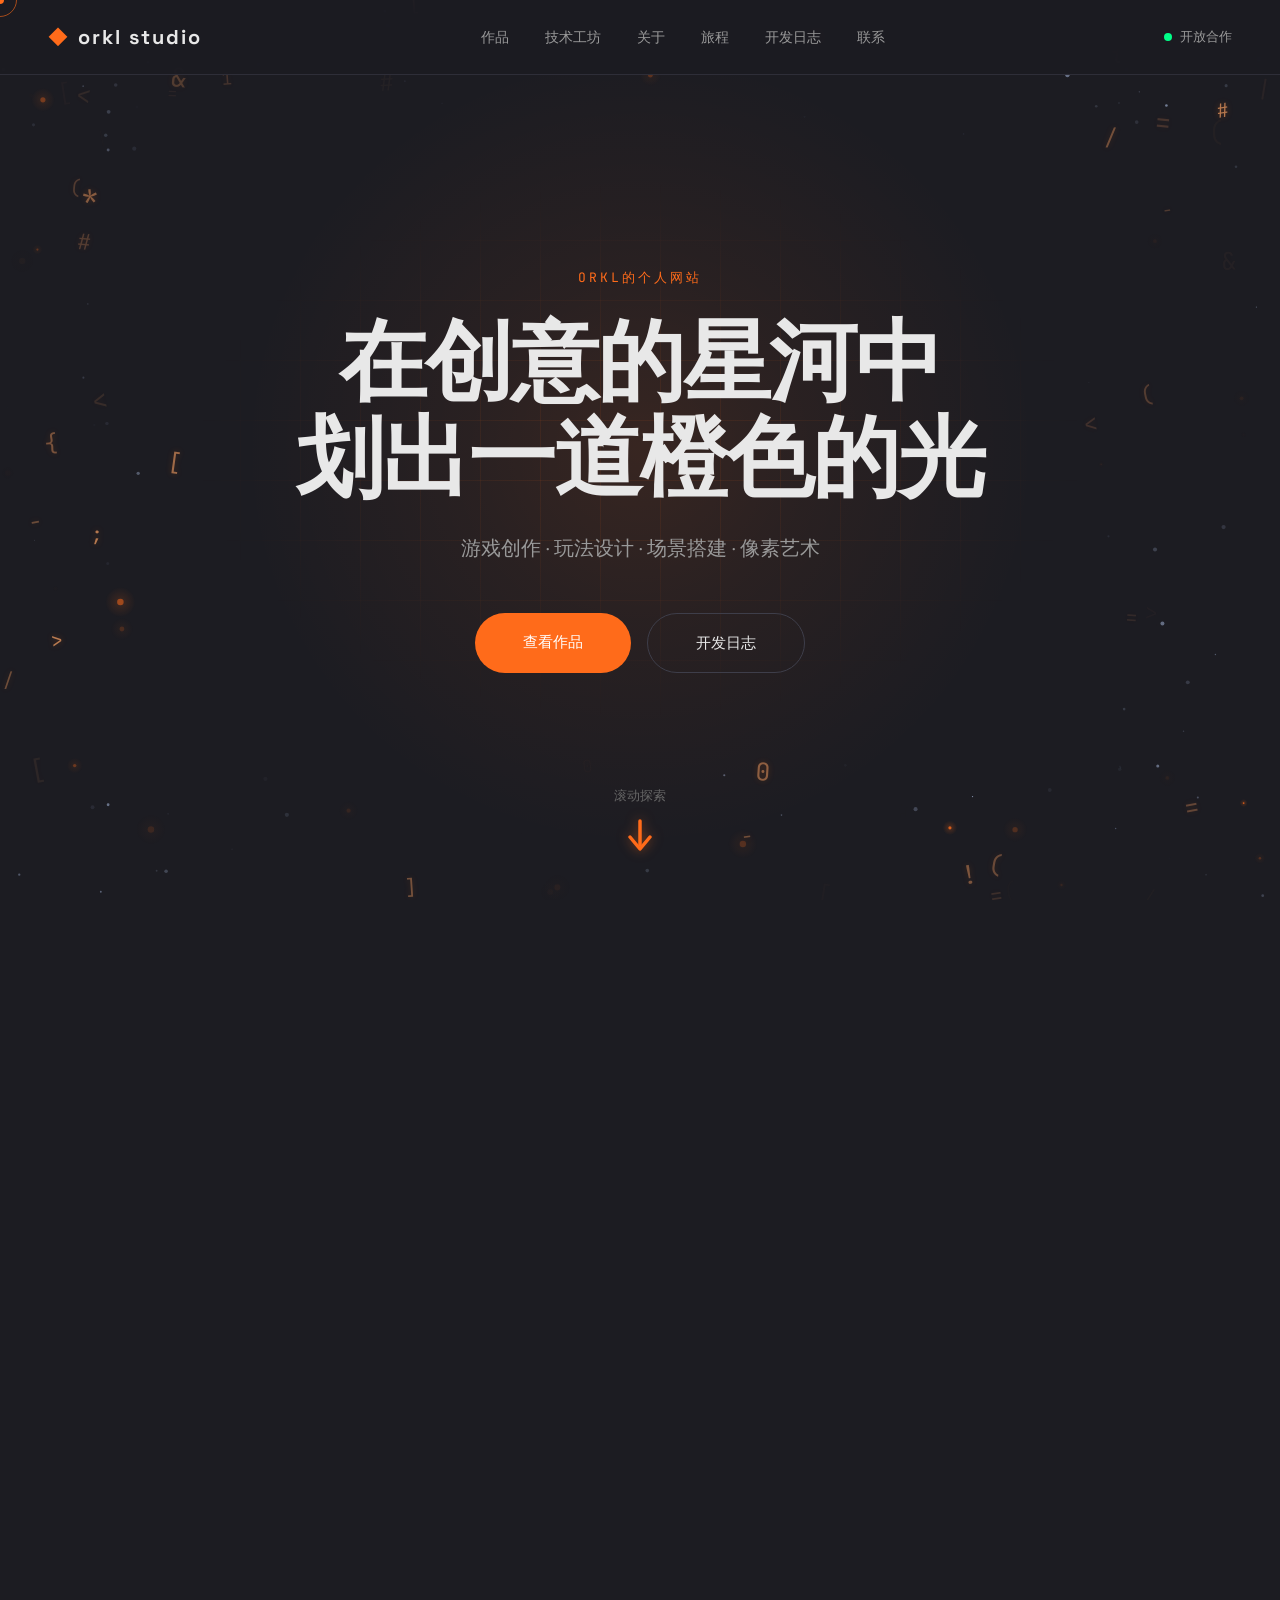
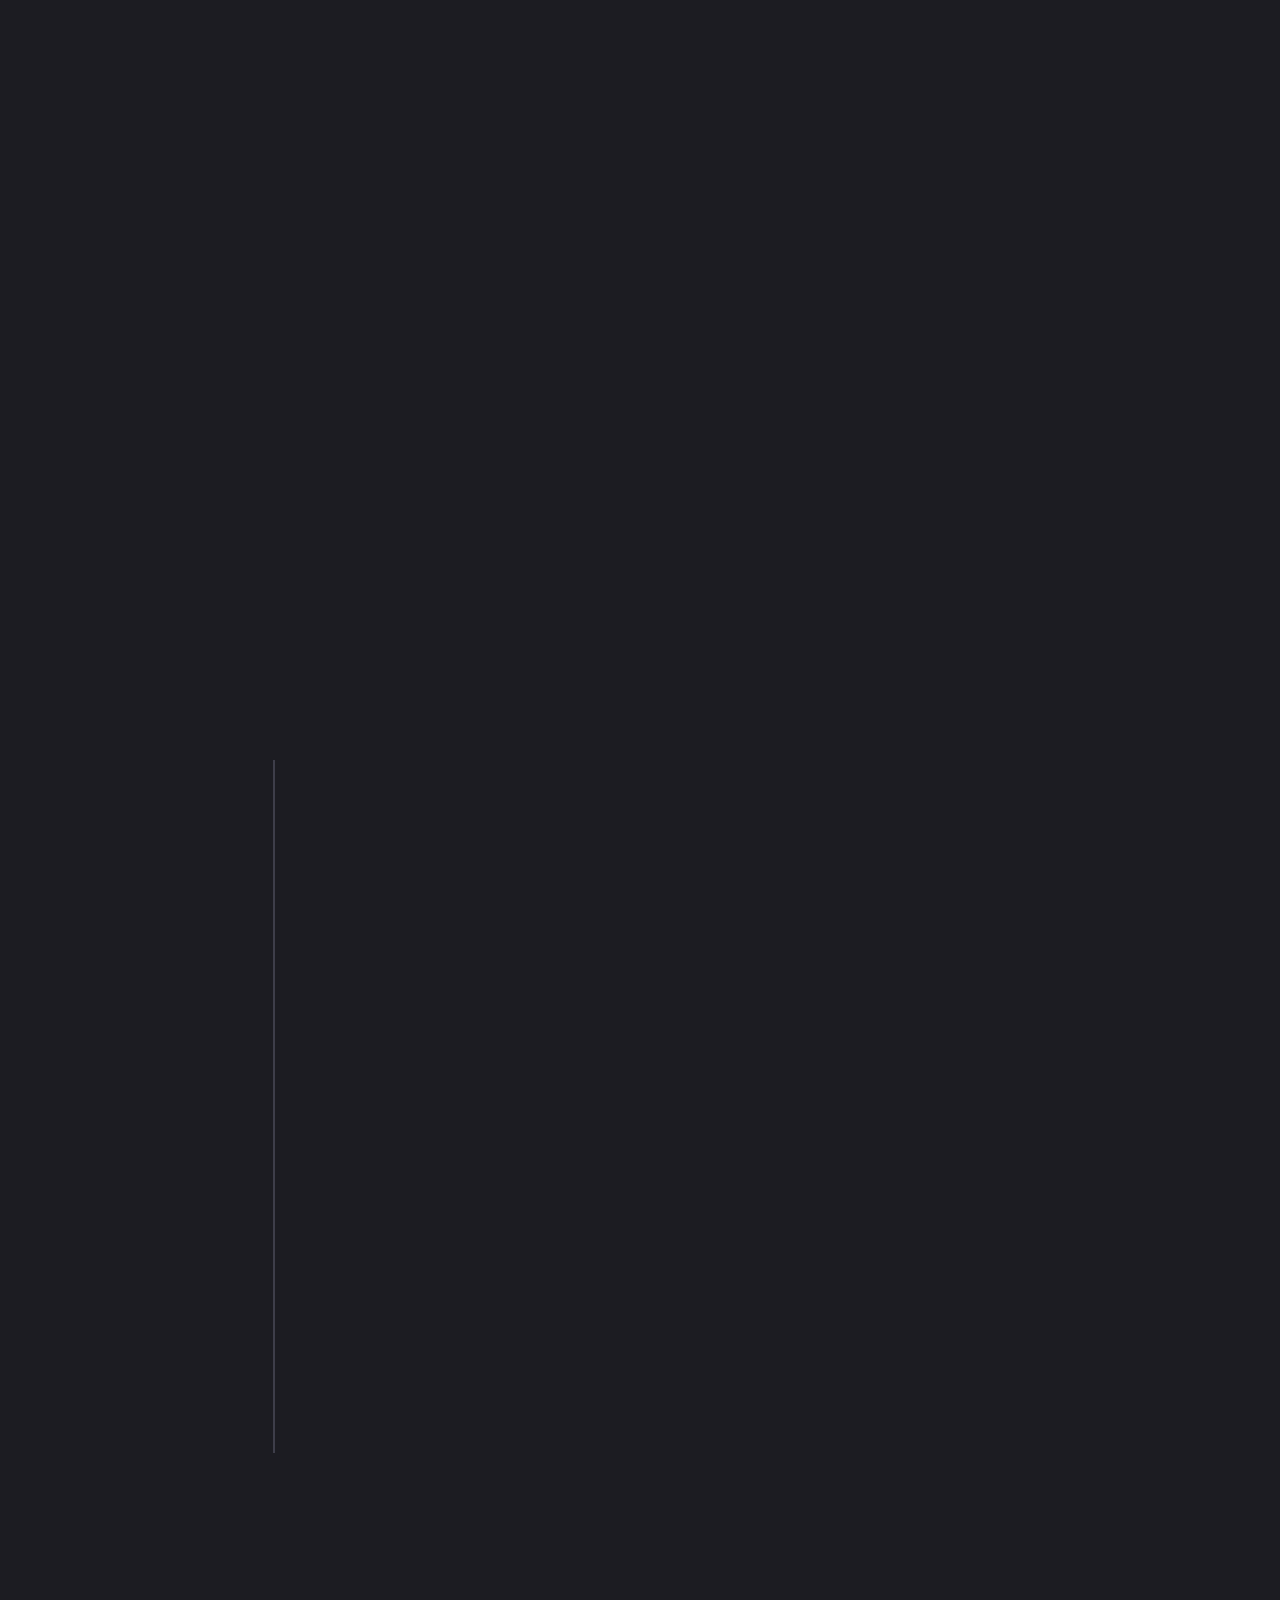
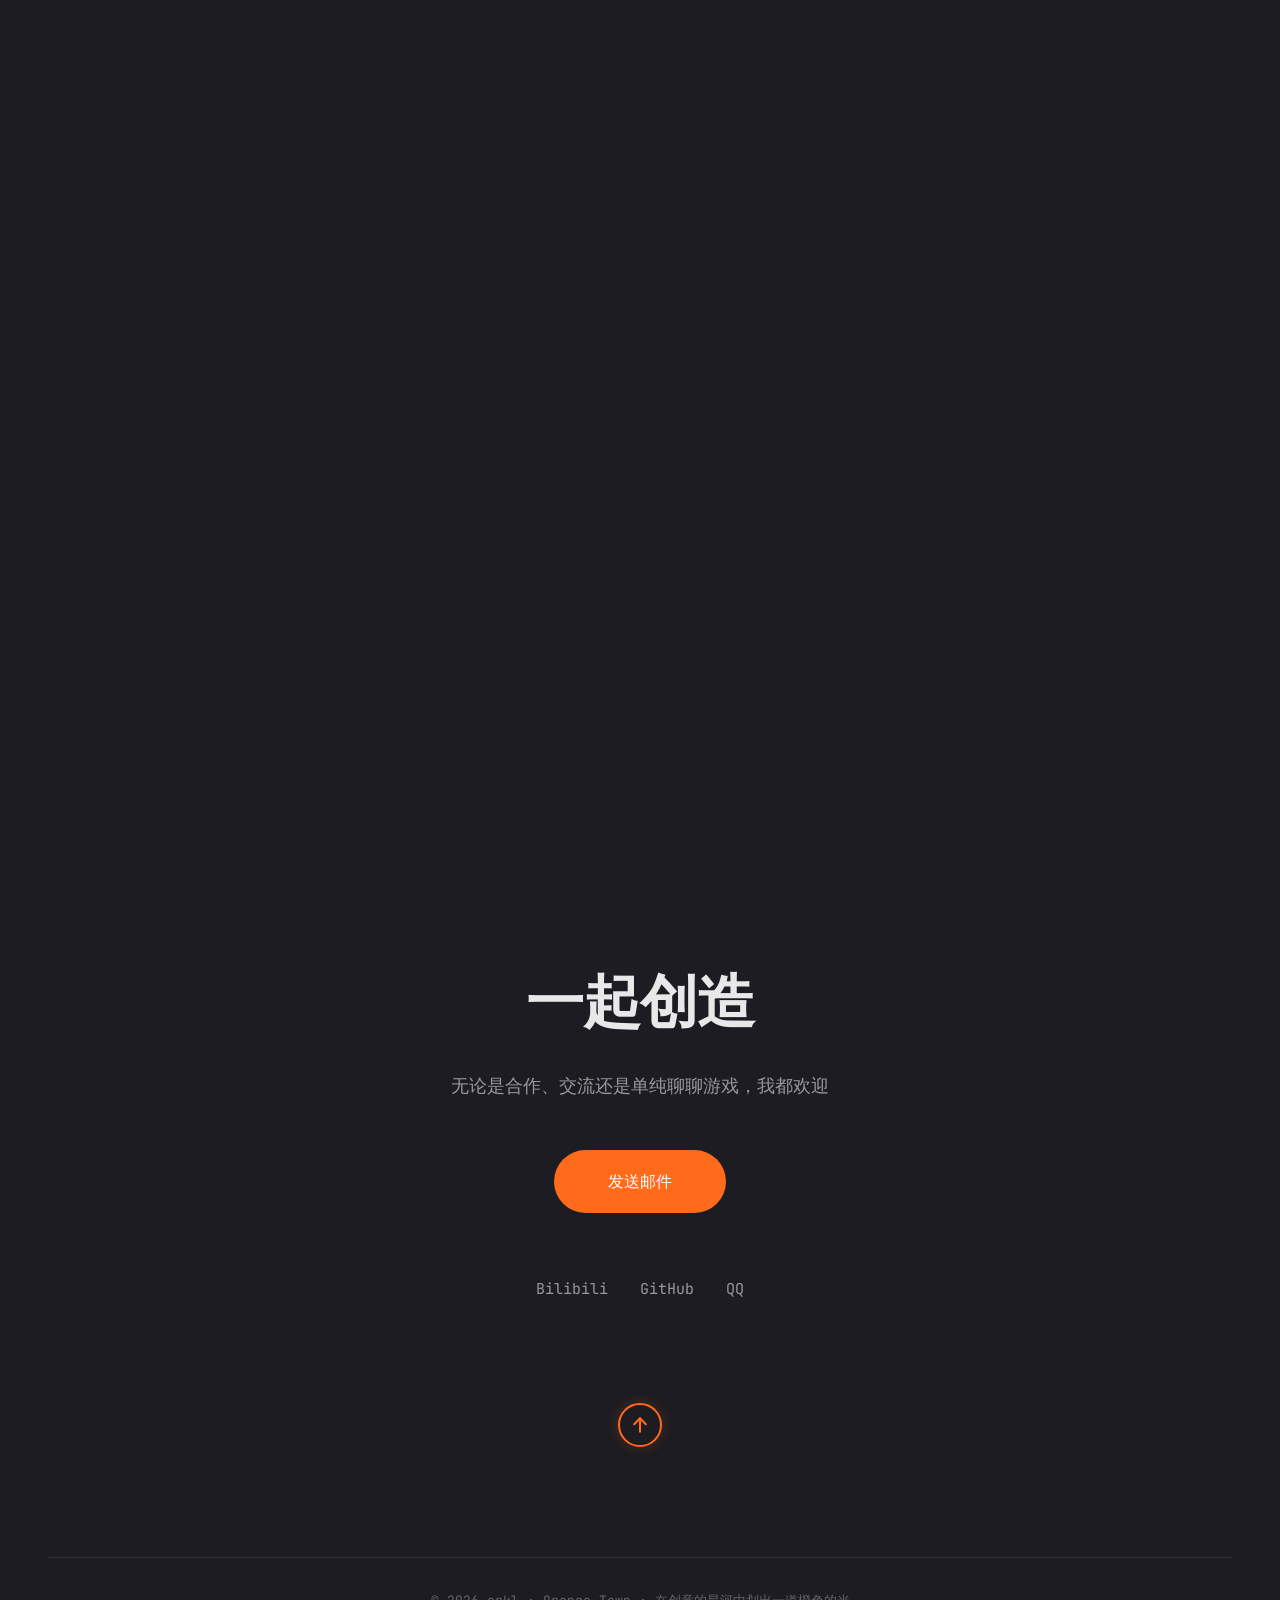
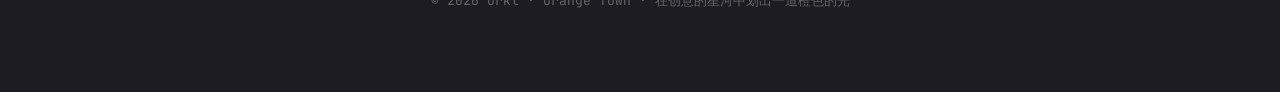
<file: index.html>
<!DOCTYPE html>
<html lang="zh-CN">
<head>
    <meta charset="UTF-8">
    <meta name="viewport" content="width=device-width, initial-scale=1.0">
    <title>orkl studio</title>
    <meta name="description" content="orkl — 独立游戏开发者，正在开发 Orange Town">
    <link rel="preconnect" href="https://fonts.googleapis.com">
    <link rel="preconnect" href="https://fonts.gstatic.com" crossorigin>
    <link href="https://fonts.googleapis.com/css2?family=Space+Grotesk:wght@300;400;500;600;700&family=JetBrains+Mono:wght@400;500&display=swap" rel="stylesheet">
    <link rel="stylesheet" href="style.css">
</head>
<body>

    <!-- 自定义光标 -->
    <div id="cursor"></div>
    <div id="cursor-ring"></div>

    <!-- 滚动进度条 -->
    <div id="scroll-progress"></div>

    <!-- 导航栏 -->
    <nav id="navbar">
        <div class="nav-brand">
            <span class="brand-logo">◆</span>
            <span class="brand-name">orkl studio</span>
        </div>
        <ul class="nav-links">
            <li><a href="#work" class="active">作品</a></li>
            <li><a href="#lab">技术工坊</a></li>
            <li><a href="#about">关于</a></li>
            <li><a href="#journey">旅程</a></li>
            <li><a href="#devlog">开发日志</a></li>
            <li><a href="#contact">联系</a></li>
        </ul>
        <div class="nav-status">
            <span class="status-dot"></span>
            <span class="status-text">开放合作</span>
        </div>
    </nav>

    <!-- 主容器 -->
    <main id="app">

        <!-- 板块 0: Hero -->
        <section class="panel hero" id="hero" data-index="0">
            <canvas id="starfield"></canvas>
            <div class="grid-bg"></div>
            <div class="hero-content">
                <div class="hero-label">orkl的个人网站</div>
                <h1 class="hero-title">在创意的星河中<br>划出一道橙色的光</h1>
                <p class="hero-subtitle">游戏创作 · 玩法设计 · 场景搭建 · 像素艺术</p>
                <div class="hero-actions">
                    <a href="#work" class="btn-primary">查看作品</a>
                    <a href="#devlog" class="btn-secondary">开发日志</a>
                </div>
            </div>
            <div class="hero-scroll-hint">
                <span>滚动探索</span>
                <div class="scroll-arrow">
                    <svg width="28" height="36" viewBox="0 0 28 36" fill="none" stroke="currentColor" stroke-width="3.5" stroke-linecap="round" stroke-linejoin="round">
                        <line x1="14" y1="4" x2="14" y2="28"/>
                        <polyline points="4,20 14,32 24,20"/>
                    </svg>
                </div>
            </div>
            <div class="hero-glow"></div>
        </section>

        <!-- 板块 1: 作品 -->
        <section class="panel work" id="work" data-index="1">
            <div class="panel-header">
                <span class="panel-number">01</span>
                <h2 class="panel-title">精选作品</h2>
                <p class="panel-desc">每一个项目都是一次旅程</p>
            </div>
            <div class="project-grid">

                <div class="project-card" data-tilt>
                    <div class="card-visual">
                        <div class="card-placeholder" style="background: linear-gradient(135deg, #1a0e05, #2d1608);">
                            <div class="placeholder-content">
                                <span class="placeholder-icon">🎮</span>
                                <span class="placeholder-text">Orange Town 截图</span>
                            </div>
                        </div>
                    </div>
                    <div class="card-info">
                        <h3 class="card-title">落日镇</h3>
                        <div class="card-tags">
                            <span class="tag">UE5</span>
                            <span class="tag">生存</span>
                            <span class="tag">塔防</span>
                            <span class="tag">单机</span>
                        </div>
                        <p class="card-desc">类绝地求生风格与塔防融合的单机生存游戏。移动、动画、背包、瞄准偏移、武器系统高度复刻，玩法与地图自行设计。</p>
                    </div>
                </div>

                <div class="project-card" data-tilt>
                    <div class="card-visual">
                        <div class="card-placeholder" style="background: linear-gradient(135deg, #0d1b2a, #1b263b);">
                            <div class="placeholder-content">
                                <span class="placeholder-icon">⚔️</span>
                                <span class="placeholder-text">像素射击 Demo</span>
                            </div>
                        </div>
                    </div>
                    <div class="card-info">
                        <h3 class="card-title">真枪实弹</h3>
                        <div class="card-tags">
                            <span class="tag">Godot</span>
                            <span class="tag">GDScript</span>
                            <span class="tag">像素艺术</span>
                        </div>
                        <p class="card-desc">一款横版像素风射击 Demo，使用 Godot 引擎与 GDScript 编写，自制帧动画与视差背景。</p>
                    </div>
                </div>

                <div class="project-card" data-tilt>
                    <div class="card-visual">
                        <div class="card-placeholder" style="background: linear-gradient(135deg, #1b1b3a, #2d2b55);">
                            <div class="placeholder-content">
                                <span class="placeholder-icon">🎨</span>
                                <span class="placeholder-text">概念设计</span>
                            </div>
                        </div>
                    </div>
                    <div class="card-info">
                        <h3 class="card-title">美术与概念设计</h3>
                        <div class="card-tags">
                            <span class="tag">Blender</span>
                            <span class="tag">Substance</span>
                            <span class="tag">工业设计</span>
                        </div>
                        <p class="card-desc">从角色到场景，从材质到灯光。融合工业设计思维与游戏美术，追求每一帧的视觉品质。</p>
                    </div>
                </div>

            </div>
        </section>

        <!-- 板块 2: 技术工坊 -->
        <section class="panel lab" id="lab" data-index="2">
            <div class="panel-header">
                <span class="panel-number">02</span>
                <h2 class="panel-title">技术工坊</h2>
                <p class="panel-desc">模块库 · 功能集 · 完成态</p>
            </div>
            <div class="lab-grid">
                <div class="lab-item">
                    <div class="lab-visual" style="background: linear-gradient(135deg, #2d3436, #636e72);">
                        <span class="lab-icon">🔫</span>
                    </div>
                    <h4>武器系统</h4>
                    <p>95% 复刻绝地求生武器手感</p>
                </div>
                <div class="lab-item">
                    <div class="lab-visual" style="background: linear-gradient(135deg, #6c5ce7, #a29bfe);">
                        <span class="lab-icon">🎯</span>
                    </div>
                    <h4>瞄准偏移</h4>
                    <p>基于骨骼的精确瞄准系统</p>
                </div>
                <div class="lab-item">
                    <div class="lab-visual" style="background: linear-gradient(135deg, #e17055, #fab1a0);">
                        <span class="lab-icon">🎒</span>
                    </div>
                    <h4>背包系统</h4>
                    <p>根据绝地求生独立制作的完整 UI</p>
                </div>
                <div class="lab-item">
                    <div class="lab-visual" style="background: linear-gradient(135deg, #00b894, #55efc4);">
                        <span class="lab-icon">🏎️</span>
                    </div>
                    <h4>汽车渲染</h4>
                    <p>Blender 高精度跑车渲染</p>
                </div>
            </div>
        </section>

        <!-- 板块 3: 关于 -->
        <section class="panel about" id="about" data-index="3">
            <div class="panel-header">
                <span class="panel-number">03</span>
                <h2 class="panel-title">关于我</h2>
                <p class="panel-desc">从代码到世界</p>
            </div>
            <div class="about-content">
                <div class="about-text">
                    <p>我是 <strong>orkl</strong>，一名 18 岁的独立游戏开发者，已有超过三年的开发经验。</p>
                    <p>热爱游戏，热爱艺术，游历过数十个不同国家的艺术场馆，希望在第九艺术的时代也做出属于我的一份贡献。对于硬核生存、第三人称射击、拟真赛车、3A开放世界等类型的数百款游戏大作有着数千小时的体验，有着完整游戏 demo 制作与调试的经验，从地平线5、看门狗2对我的游戏启蒙，到 PUBG、Dayz 对于我自制游戏的启发，让我对各种现代艺术形式与游戏的玩法有深刻的理解。从工业设计到游戏开发，从场景搭建、渲染到动画，从 AI 到美术设计——我将这些多元技能融入每一行代码和每一个模型。</p>
                    <p>orkl 这个名称，是小时候无意间想到的，取自 "Orange Killer" 的简写，它陪伴我从零开始走到今天。</p>
                </div>
                <div class="skills-section">
                    <h4 class="skills-title">核心技能</h4>

                    <div class="skill-bar">
                        <div class="skill-label">虚幻引擎 4 & 5</div>
                        <div class="skill-track"><div class="skill-fill" style="--fill:95%"></div></div>
                    </div>
                    <div class="skill-bar">
                        <div class="skill-label">蓝图开发</div>
                        <div class="skill-track"><div class="skill-fill" style="--fill:90%"></div></div>
                    </div>
                    <div class="skill-bar">
                        <div class="skill-label">动画 & IK 系统</div>
                        <div class="skill-track"><div class="skill-fill" style="--fill:85%"></div></div>
                    </div>
                    <div class="skill-bar">
                        <div class="skill-label">UI 制作</div>
                        <div class="skill-track"><div class="skill-fill" style="--fill:90%"></div></div>
                    </div>
                    <div class="skill-bar">
                        <div class="skill-label">游戏场景设计</div>
                        <div class="skill-track"><div class="skill-fill" style="--fill:80%"></div></div>
                    </div>
                    <div class="skill-bar">
                        <div class="skill-label">Godot 引擎</div>
                        <div class="skill-track"><div class="skill-fill" style="--fill:80%"></div></div>
                    </div>
                    <div class="skill-bar">
                        <div class="skill-label">像素绘画</div>
                        <div class="skill-track"><div class="skill-fill" style="--fill:90%"></div></div>
                    </div>
                    <div class="skill-bar">
                        <div class="skill-label">Pygame</div>
                        <div class="skill-track"><div class="skill-fill" style="--fill:65%"></div></div>
                    </div>
                    <div class="skill-bar">
                        <div class="skill-label">Blender</div>
                        <div class="skill-track"><div class="skill-fill" style="--fill:80%"></div></div>
                    </div>
                    <div class="skill-bar">
                        <div class="skill-label">美术设计</div>
                        <div class="skill-track"><div class="skill-fill" style="--fill:90%"></div></div>
                    </div>
                    <div class="skill-bar">
                        <div class="skill-label">玩法分析</div>
                        <div class="skill-track"><div class="skill-fill" style="--fill:90%"></div></div>
                    </div>
                    <div class="skill-bar">
                        <div class="skill-label">SolidWorks</div>
                        <div class="skill-track"><div class="skill-fill" style="--fill:65%"></div></div>
                    </div>
                    <div class="skill-bar">
                        <div class="skill-label">游戏 Mod 制作</div>
                        <div class="skill-track"><div class="skill-fill" style="--fill:50%"></div></div>
                    </div>
                </div>
            </div>
        </section>

        <!-- 板块 4: 旅程 -->
        <section class="panel journey" id="journey" data-index="4">
            <div class="panel-header">
                <span class="panel-number">04</span>
                <h2 class="panel-title">开发旅程</h2>
                <p class="panel-desc">时间线上的足迹</p>
            </div>
            <div class="timeline">
                <div class="timeline-item">
                    <div class="timeline-marker"></div>
                    <div class="timeline-date">更早</div>
                    <h4>技术积累</h4>
                    <p>学习编程基础，接触工业设计与美术，为日后的游戏开发打下根基</p>
                </div>
                <div class="timeline-item">
                    <div class="timeline-marker"></div>
                    <div class="timeline-date">2023</div>
                    <h4>启程</h4>
                    <p>正式成为独立游戏开发者，开始系统性学习与开发</p>
                </div>
                <div class="timeline-item">
                    <div class="timeline-marker"></div>
                    <div class="timeline-date">2024</div>
                    <h4>像素 Demo</h4>
                    <p>完成像素风横版射击 Demo，掌握 Godot 与 GDScript，积累蓝图与系统编程经验</p>
                </div>
                <div class="timeline-item">
                    <div class="timeline-marker"></div>
                    <div class="timeline-date">2025</div>
                    <h4>Orange Town 启动</h4>
                    <p>启动 Orange Town 项目，完成移动、动画、背包、瞄准偏移、武器系统</p>
                </div>
                <div class="timeline-item">
                    <div class="timeline-marker"></div>
                    <div class="timeline-date">2026 · 今</div>
                    <h4>持续进化</h4>
                    <p>自行设计玩法与地图，持续优化 Orange Town，筹备公开测试</p>
                </div>
            </div>
        </section>

        <!-- 板块 5: 开发日志 -->
        <section class="panel devlog" id="devlog" data-index="5">
            <div class="panel-header">
                <span class="panel-number">05</span>
                <h2 class="panel-title">开发日志</h2>
                <p class="panel-desc">记录思考、踩坑与突破</p>
            </div>
            <div class="devlog-list">
                <article class="devlog-item">
                    <div class="devlog-meta">
                        <span class="devlog-date">待添加</span>
                    </div>
                    <h4 class="devlog-title">[ 标题待添加 ]</h4>
                    <p class="devlog-excerpt">[ 摘要待添加 ]</p>
                </article>
                <article class="devlog-item">
                    <div class="devlog-meta">
                        <span class="devlog-date">待添加</span>
                    </div>
                    <h4 class="devlog-title">[ 标题待添加 ]</h4>
                    <p class="devlog-excerpt">[ 摘要待添加 ]</p>
                </article>
            </div>
        </section>

        <!-- 板块 6: 联系 -->
        <section class="panel contact" id="contact" data-index="6">
            <div class="contact-content">
                <h2 class="contact-headline">一起创造</h2>
                <p class="contact-sub">无论是合作、交流还是单纯聊聊游戏，我都欢迎</p>
                <a href="mailto:roy-chenglinl@outlook.com" class="btn-contact">发送邮件</a>
                <div class="social-links">
                    <a href="https://b23.tv/1RzSPaV" target="_blank" rel="noopener">Bilibili</a>
                    <a href="https://github.com/orkl-studio" target="_blank" rel="noopener">GitHub</a>
                    <a href="tencent://message/?uin=2206961975&Site=qq&Menu=yes">QQ</a>
                </div>
            </div>

            <!-- 返回顶部按钮：在 contact-content 下方、footer 上方，间距加大 -->
            <div class="back-to-top-wrap">
                <button id="back-to-top" aria-label="返回顶部">
                    <svg width="20" height="20" viewBox="0 0 24 24" fill="none" stroke="currentColor" stroke-width="2.5" stroke-linecap="round" stroke-linejoin="round">
                        <line x1="12" y1="20" x2="12" y2="4"/>
                        <polyline points="5,11 12,4 19,11"/>
                    </svg>
                </button>
            </div>

            <footer class="site-footer">
                <p>© 2026 orkl · Orange Town · 在创意的星河中划出一道橙色的光</p>
            </footer>
        </section>

    </main>

    <script src="script.js"></script>
</body>
</html>
</file>
<file: style.css>
/* ===== 全局重置 ===== */
* {
    margin: 0;
    padding: 0;
    box-sizing: border-box;
    cursor: none !important;
}

:root {
    --bg: #1c1c22;
    --bg-card: #22222a;
    --bg-card-hover: #2a2a36;
    --text: #e8e8e8;
    --text-dim: #999;
    --text-muted: #666;
    --orange: #FF6B1A;
    --orange-dim: #cc5515;
    --orange-glow: rgba(255, 107, 26, 0.15);
    --border: #2e2e38;
    --border-light: #3e3e4a;
}

html {
    scroll-behavior: smooth;
}

body {
    background: var(--bg);
    color: var(--text);
    font-family: 'Space Grotesk', 'PingFang SC', 'Microsoft YaHei', sans-serif;
    line-height: 1.7;
    overflow-x: hidden;
}

/* ===== 自定义光标 ===== */
#cursor {
    position: fixed;
    width: 8px;
    height: 8px;
    background: var(--orange);
    border-radius: 50%;
    pointer-events: none;
    z-index: 99999;
    transform: translate(-50%, -50%);
    transition: width 0.2s, height 0.2s, background 0.2s;
}

#cursor-ring {
    position: fixed;
    width: 34px;
    height: 34px;
    border: 1.5px solid var(--orange);
    border-radius: 50%;
    pointer-events: none;
    z-index: 99998;
    transform: translate(-50%, -50%);
    transition: width 0.25s, height 0.25s, border-color 0.2s, opacity 0.2s;
    opacity: 0.6;
}

#cursor.hover {
    width: 14px;
    height: 14px;
    background: var(--orange-dim);
}

#cursor-ring.hover {
    width: 52px;
    height: 52px;
    opacity: 1;
}

/* ===== 滚动进度条 ===== */
#scroll-progress {
    position: fixed;
    top: 0;
    left: 0;
    height: 2px;
    background: var(--orange);
    z-index: 10000;
    width: 0%;
    transition: width 0.1s linear;
    box-shadow: 0 0 8px var(--orange);
}

/* ===== 导航栏 ===== */
nav {
    position: fixed;
    top: 0;
    left: 0;
    right: 0;
    z-index: 1000;
    display: flex;
    justify-content: space-between;
    align-items: center;
    padding: 20px 48px;
    background: rgba(28, 28, 34, 0.92);
    backdrop-filter: blur(12px);
    border-bottom: 1px solid var(--border);
}

.nav-brand {
    display: flex;
    align-items: center;
    gap: 10px;
}

.brand-logo {
    color: var(--orange);
    font-size: 20px;
}

.brand-name {
    font-size: 20px;
    font-weight: 700;
    color: var(--text);
    letter-spacing: 2px;
}

.nav-links {
    display: flex;
    list-style: none;
    gap: 36px;
}

.nav-links a {
    text-decoration: none;
    color: var(--text-dim);
    font-size: 14px;
    font-weight: 400;
    transition: color 0.2s;
    position: relative;
}

.nav-links a:hover,
.nav-links a.active {
    color: var(--orange);
}

.nav-links a.active::after {
    content: '';
    position: absolute;
    bottom: -6px;
    left: 0;
    right: 0;
    height: 2px;
    background: var(--orange);
    border-radius: 1px;
}

.nav-status {
    display: flex;
    align-items: center;
    gap: 8px;
}

.status-dot {
    width: 8px;
    height: 8px;
    background: #00ff88;
    border-radius: 50%;
    animation: pulse 2s infinite;
}

@keyframes pulse {
    0%, 100% { opacity: 1; box-shadow: 0 0 6px #00ff88; }
    50% { opacity: 0.4; box-shadow: 0 0 2px #00ff88; }
}

.status-text {
    font-size: 13px;
    color: var(--text-dim);
    font-family: 'JetBrains Mono', monospace;
}

/* ===== 主容器 ===== */
#app {
    width: 100%;
}

.panel {
    min-height: 100vh;
    padding: 120px 48px 80px;
    display: flex;
    flex-direction: column;
    justify-content: center;
    position: relative;
    background: var(--bg);
    overflow: hidden;
}

/* ===== Hero 板块 ===== */
.hero {
    text-align: center;
    position: relative;
    overflow: hidden;
}

/* 星河 Canvas */
#starfield {
    position: absolute;
    inset: 0;
    width: 100%;
    height: 100%;
    z-index: 0;
    pointer-events: none;
}

/* 网格：只在中间小范围可见，边缘大幅渐隐 */
.grid-bg {
    position: absolute;
    inset: 0;
    background-image:
        linear-gradient(rgba(255,107,26,0.08) 1px, transparent 1px),
        linear-gradient(90deg, rgba(255,107,26,0.08) 1px, transparent 1px);
    background-size: 60px 60px;
    pointer-events: none;
    z-index: 1;
    -webkit-mask-image: radial-gradient(ellipse 35% 30% at 50% 50%, #000 25%, transparent 100%);
            mask-image: radial-gradient(ellipse 35% 30% at 50% 50%, #000 25%, transparent 100%);
}

/* 光斑：放大、更柔和，正对标语后方 */
.hero-glow {
    position: absolute;
    top: 50%;
    left: 50%;
    width: 800px;
    height: 800px;
    background: radial-gradient(circle,
        rgba(255, 107, 26, 0.12) 0%,
        rgba(255, 107, 26, 0.06) 30%,
        transparent 70%);
    transform: translate(-50%, -50%);
    pointer-events: none;
    z-index: 2;
}

.hero-content {
    position: relative;
    z-index: 3;
    max-width: 800px;
    margin: 0 auto;
}

.hero-label {
    font-family: 'JetBrains Mono', monospace;
    font-size: 13px;
    color: var(--orange);
    letter-spacing: 3px;
    text-transform: uppercase;
    margin-bottom: 24px;
}

.hero-title {
    font-size: clamp(48px, 8vw, 88px);
    font-weight: 700;
    color: var(--text);
    line-height: 1.1;
    letter-spacing: -2px;
    margin-bottom: 24px;
}

.hero-subtitle {
    font-size: 20px;
    color: var(--text-dim);
    margin-bottom: 48px;
    font-weight: 300;
}

.hero-actions {
    display: flex;
    gap: 16px;
    justify-content: center;
    flex-wrap: wrap;
}

.btn-primary {
    display: inline-block;
    padding: 16px 48px;
    background: var(--orange);
    color: #fff;
    text-decoration: none;
    font-size: 15px;
    font-weight: 500;
    border-radius: 50px;
    transition: background 0.3s, transform 0.2s;
}

.btn-primary:hover {
    background: var(--orange-dim);
    transform: translateY(-2px);
}

.btn-secondary {
    display: inline-block;
    padding: 16px 48px;
    border: 1.5px solid var(--border-light);
    color: var(--text);
    text-decoration: none;
    font-size: 15px;
    font-weight: 500;
    border-radius: 50px;
    transition: border-color 0.3s, color 0.3s;
}

.btn-secondary:hover {
    border-color: var(--orange);
    color: var(--orange);
}

/* 滚动提示 */
.hero-scroll-hint {
    position: absolute;
    bottom: 40px;
    left: 50%;
    transform: translateX(-50%);
    text-align: center;
    color: var(--text-muted);
    font-size: 13px;
    z-index: 3;
}

.scroll-arrow {
    color: var(--orange);
    margin-top: 10px;
    animation: bounce 2s infinite;
    filter: drop-shadow(0 0 6px rgba(255, 107, 26, 0.5));
}

@keyframes bounce {
    0%, 100% { transform: translateY(0); }
    50% { transform: translateY(8px); }
}

/* ===== 通用板块头部 ===== */
.panel-header {
    margin-bottom: 64px;
    max-width: 1200px;
    margin-left: auto;
    margin-right: auto;
    width: 100%;
    position: relative;
    z-index: 1;
}

.panel-number {
    font-family: 'JetBrains Mono', monospace;
    font-size: 14px;
    color: var(--orange);
    letter-spacing: 2px;
}

.panel-title {
    font-size: clamp(32px, 5vw, 48px);
    font-weight: 600;
    color: var(--text);
    margin: 8px 0;
    letter-spacing: -1px;
}

.panel-desc {
    font-size: 16px;
    color: var(--text-dim);
}

/* ===== 作品板块 ===== */
.work .project-grid {
    display: grid;
    grid-template-columns: repeat(auto-fit, minmax(340px, 1fr));
    gap: 32px;
    max-width: 1200px;
    margin: 0 auto;
    width: 100%;
    position: relative;
    z-index: 1;
}

.project-card {
    background: var(--bg-card);
    border: 1px solid var(--border);
    border-radius: 16px;
    overflow: hidden;
    transition: transform 0.3s, box-shadow 0.3s, border-color 0.3s;
    position: relative;
}

.project-card::after {
    content: '';
    position: absolute;
    top: 0;
    left: 0;
    right: 0;
    height: 1px;
    background: linear-gradient(90deg, transparent, rgba(255, 107, 26, 0.2), transparent);
    pointer-events: none;
}

.project-card:hover {
    transform: translateY(-6px);
    box-shadow: 0 20px 40px rgba(0,0,0,0.4);
    border-color: var(--orange-dim);
}

.card-visual {
    width: 100%;
    height: 220px;
    overflow: hidden;
}

.card-placeholder {
    width: 100%;
    height: 100%;
    display: flex;
    align-items: center;
    justify-content: center;
}

.placeholder-content {
    display: flex;
    flex-direction: column;
    align-items: center;
    gap: 12px;
    color: rgba(255,255,255,0.4);
}

.placeholder-icon {
    font-size: 48px;
}

.placeholder-text {
    font-size: 14px;
    font-family: 'JetBrains Mono', monospace;
}

.card-info {
    padding: 28px;
}

.card-title {
    font-size: 22px;
    font-weight: 600;
    color: var(--text);
    margin-bottom: 12px;
}

.card-tags {
    display: flex;
    flex-wrap: wrap;
    gap: 8px;
    margin-bottom: 16px;
}

.tag {
    display: inline-block;
    background: var(--border);
    color: var(--text-dim);
    padding: 4px 14px;
    border-radius: 20px;
    font-size: 12px;
    font-family: 'JetBrains Mono', monospace;
}

.card-desc {
    font-size: 15px;
    color: var(--text-dim);
    line-height: 1.7;
}

/* ===== 技术工坊板块 ===== */
.lab .lab-grid {
    display: grid;
    grid-template-columns: repeat(auto-fit, minmax(240px, 1fr));
    gap: 24px;
    max-width: 1200px;
    margin: 0 auto;
    width: 100%;
    position: relative;
    z-index: 1;
}

.lab-item {
    background: var(--bg-card);
    border: 1px solid var(--border);
    border-radius: 14px;
    padding: 24px;
    transition: transform 0.3s, border-color 0.3s;
}

.lab-item:hover {
    transform: translateY(-4px);
    border-color: var(--orange-dim);
}

.lab-visual {
    width: 100%;
    height: 130px;
    border-radius: 10px;
    display: flex;
    align-items: center;
    justify-content: center;
    margin-bottom: 20px;
}

.lab-icon {
    font-size: 38px;
}

.lab-item h4 {
    font-size: 18px;
    font-weight: 600;
    color: var(--text);
    margin-bottom: 8px;
}

.lab-item p {
    font-size: 14px;
    color: var(--text-dim);
}

/* ===== 关于板块 ===== */
.about .about-content {
    display: grid;
    grid-template-columns: 1fr 1fr;
    gap: 64px;
    max-width: 1200px;
    margin: 0 auto;
    width: 100%;
    position: relative;
    z-index: 1;
}

.about-text p {
    font-size: 16px;
    color: var(--text-dim);
    margin-bottom: 20px;
    line-height: 1.8;
}

.about-text strong {
    color: var(--orange);
}

.skills-section {
    display: flex;
    flex-direction: column;
    gap: 14px;
}

.skills-title {
    font-size: 18px;
    font-weight: 600;
    color: var(--text);
    margin-bottom: 8px;
}

.skill-bar {
    display: flex;
    align-items: center;
    gap: 16px;
}

.skill-label {
    font-size: 13px;
    color: var(--text-dim);
    min-width: 150px;
    font-family: 'JetBrains Mono', monospace;
}

.skill-track {
    flex: 1;
    height: 6px;
    background: var(--border);
    border-radius: 3px;
    overflow: hidden;
}

.skill-fill {
    height: 100%;
    width: var(--fill);
    background: linear-gradient(90deg, var(--orange), #ff8c42);
    border-radius: 3px;
    transform: scaleX(0);
    transform-origin: left;
    transition: transform 1.2s cubic-bezier(0.16, 1, 0.3, 1);
}

.skill-fill.animate {
    transform: scaleX(1);
}

/* ===== 旅程板块 ===== */
.journey .timeline {
    max-width: 750px;
    margin: 0 auto;
    width: 100%;
    position: relative;
    padding-left: 35px;
    z-index: 1;
}

.timeline::before {
    content: '';
    position: absolute;
    left: 8px;
    top: 0;
    bottom: 0;
    width: 2px;
    background: var(--border-light);
}

.timeline-item {
    position: relative;
    margin-bottom: 45px;
}

.timeline-marker {
    position: absolute;
    left: -33px;
    top: 6px;
    width: 14px;
    height: 14px;
    background: var(--orange);
    border-radius: 50%;
    box-shadow: 0 0 12px var(--orange-glow);
}

.timeline-date {
    font-family: 'JetBrains Mono', monospace;
    font-size: 13px;
    color: var(--orange);
    margin-bottom: 4px;
}

.timeline-item h4 {
    font-size: 20px;
    font-weight: 600;
    color: var(--text);
    margin-bottom: 8px;
}

.timeline-item p {
    font-size: 15px;
    color: var(--text-dim);
    line-height: 1.7;
}

/* ===== 开发日志板块 ===== */
.devlog .devlog-list {
    max-width: 850px;
    margin: 0 auto;
    width: 100%;
    display: flex;
    flex-direction: column;
    gap: 24px;
    position: relative;
    z-index: 1;
}

.devlog-item {
    background: var(--bg-card);
    border: 1px solid var(--border);
    border-radius: 14px;
    padding: 30px;
    transition: border-color 0.3s, transform 0.3s;
}

.devlog-item:hover {
    border-color: var(--orange-dim);
    transform: translateX(4px);
}

.devlog-meta {
    display: flex;
    gap: 12px;
    margin-bottom: 12px;
    align-items: center;
    flex-wrap: wrap;
}

.devlog-date {
    font-family: 'JetBrains Mono', monospace;
    font-size: 13px;
    color: var(--orange);
}

.devlog-tag {
    font-size: 11px;
    color: var(--text-dim);
    background: var(--border);
    padding: 2px 10px;
    border-radius: 12px;
}

.devlog-title {
    font-size: 20px;
    font-weight: 600;
    color: var(--text);
    margin-bottom: 12px;
}

.devlog-excerpt {
    font-size: 15px;
    color: var(--text-dim);
    margin-bottom: 16px;
    line-height: 1.7;
}

.devlog-link {
    font-size: 14px;
    color: var(--orange);
    text-decoration: none;
    font-weight: 500;
    transition: color 0.2s;
}

.devlog-link:hover {
    color: var(--orange-dim);
}

/* ===== 联系板块 ===== */
.contact {
    text-align: center;
    min-height: 80vh;
}

.contact-content {
    max-width: 550px;
    margin: 0 auto;
    position: relative;
    z-index: 1;
}

.contact-headline {
    font-size: clamp(40px, 6vw, 58px);
    font-weight: 700;
    color: var(--text);
    margin-bottom: 20px;
    letter-spacing: -1px;
}

.contact-sub {
    font-size: 18px;
    color: var(--text-dim);
    margin-bottom: 48px;
}

.btn-contact {
    display: inline-block;
    padding: 18px 54px;
    background: var(--orange);
    color: #fff;
    text-decoration: none;
    font-size: 16px;
    font-weight: 500;
    border-radius: 50px;
    transition: background 0.3s, transform 0.2s;
    margin-bottom: 64px;
}

.btn-contact:hover {
    background: var(--orange-dim);
    transform: translateY(-2px);
}

.social-links {
    display: flex;
    justify-content: center;
    gap: 32px;
}

.social-links a {
    color: var(--text-dim);
    text-decoration: none;
    font-size: 15px;
    transition: color 0.2s;
    font-family: 'JetBrains Mono', monospace;
}

.social-links a:hover {
    color: var(--orange);
}

/* ===== 返回顶部按钮（在 footer 线上方，间距加大） ===== */
.back-to-top-wrap {
    display: flex;
    justify-content: center;
    align-items: center;
    padding: 100px 0 50px;
    position: relative;
    z-index: 1;
}

#back-to-top {
    width: 44px;
    height: 44px;
    border-radius: 50%;
    border: 2px solid var(--orange);
    background: rgba(28, 28, 34, 0.93);
    color: var(--orange);
    display: flex;
    align-items: center;
    justify-content: center;
    cursor: none !important;
    transition: border-color 0.3s, background 0.3s, box-shadow 0.3s, transform 0.3s;
    box-shadow: 0 0 14px rgba(255, 107, 26, 0.22);
}

#back-to-top:hover {
    background: rgba(255, 107, 26, 0.15);
    box-shadow: 0 0 22px rgba(255, 107, 26, 0.38);
    transform: translateY(-3px);
}

#back-to-top svg {
    width: 20px;
    height: 20px;
    transition: transform 0.3s ease;
}

#back-to-top:hover svg {
    transform: translateY(-3px);
}

.site-footer {
    margin-top: 60px;
    padding-top: 32px;
    border-top: 1px solid var(--border);
    color: var(--text-muted);
    font-size: 13px;
    font-family: 'JetBrains Mono', monospace;
}

/* ===== 滚动入场动画 ===== */
.fade-in {
    opacity: 0;
    transform: translateY(40px);
    transition: opacity 0.8s ease, transform 0.8s ease;
}

.fade-in.visible {
    opacity: 1;
    transform: translateY(0);
}

/* ===== 响应式 ===== */
@media (max-width: 820px) {
    nav {
        padding: 16px 20px;
    }
    .nav-links {
        display: none;
    }
    .panel {
        padding: 100px 20px 60px;
    }
    .about .about-content {
        grid-template-columns: 1fr;
        gap: 40px;
    }
    .skill-label {
        min-width: 105px;
        font-size: 12px;
    }
    .hero-actions {
        flex-direction: column;
        align-items: center;
    }
}
</file>
